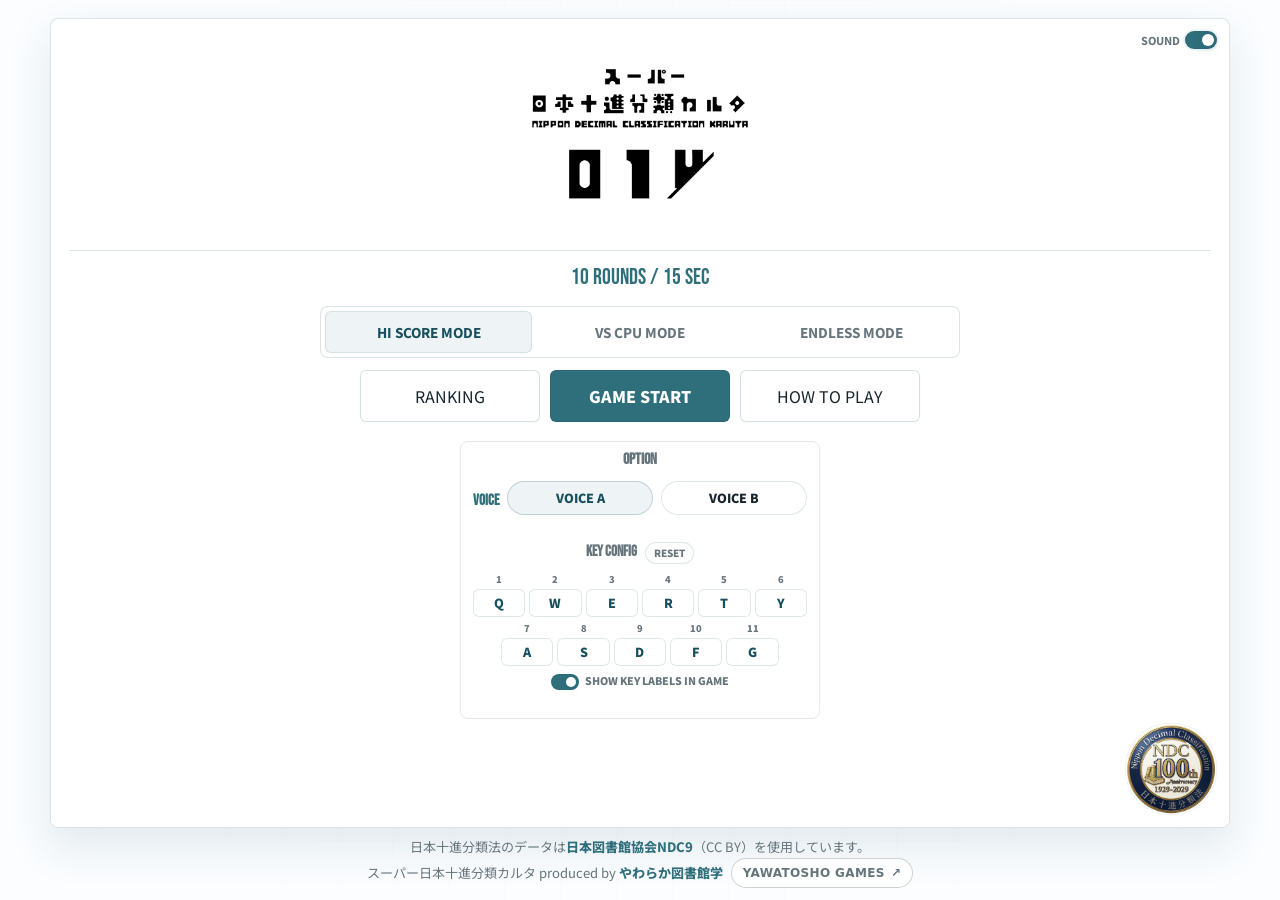
<file: index.html>
<!doctype html>
<html lang="ja">
<head>
  <meta charset="utf-8">
  <meta name="viewport" content="width=device-width, initial-scale=1">
  <title>スーパー日本十進分類カルタ</title>
  <meta name="description" content="NDCを素早く見抜いてカードを取る、スーパー日本十進分類カルタ。">
  <meta property="og:title" content="スーパー日本十進分類カルタ">
  <meta property="og:description" content="分類コードを読み解き、最速で札を取れ。">
  <meta property="og:type" content="website">
  <meta property="og:image" content="https://yawatosho.github.io/karuta2/logo.png?v=2">
  <meta property="og:image:width" content="1200">
  <meta property="og:image:height" content="630">
  <meta name="twitter:card" content="summary_large_image">
  <meta name="twitter:title" content="スーパー日本十進分類カルタ">
  <meta name="twitter:description" content="分類コードを読み解き、最速で札を取れ。">
  <meta name="twitter:image" content="https://yawatosho.github.io/karuta2/logo.png?v=2">
  <link rel="icon" href="favicon.ico" sizes="any">
  <link rel="apple-touch-icon" href="apple-touch-icon.png">
  <link rel="preconnect" href="https://fonts.googleapis.com">
  <link rel="preconnect" href="https://fonts.gstatic.com" crossorigin>
  <link href="https://fonts.googleapis.com/css2?family=Bebas+Neue&family=Noto+Sans+JP:wght@400;700;900&display=swap" rel="stylesheet">
  <!-- Google tag (gtag.js) -->
  <script async src="https://www.googletagmanager.com/gtag/js?id=G-J6NS8CCNWN"></script>
  <script>
    window.dataLayer = window.dataLayer || [];
    function gtag(){dataLayer.push(arguments);}
    gtag('js', new Date());
    gtag('config', 'G-J6NS8CCNWN', { send_page_view: false });
  </script>
  <link rel="preload" href="0.mp3" as="audio" type="audio/mpeg">
  <link rel="preload" href="1.mp3" as="audio" type="audio/mpeg">
  <link rel="preload" href="2.mp3" as="audio" type="audio/mpeg">
  <link rel="preload" href="3.mp3" as="audio" type="audio/mpeg">
  <link rel="preload" href="4.mp3" as="audio" type="audio/mpeg">
  <link rel="preload" href="5.mp3" as="audio" type="audio/mpeg">
  <link rel="preload" href="6.mp3" as="audio" type="audio/mpeg">
  <link rel="preload" href="7.mp3" as="audio" type="audio/mpeg">
  <link rel="preload" href="8.mp3" as="audio" type="audio/mpeg">
  <link rel="preload" href="9.mp3" as="audio" type="audio/mpeg">
  <link rel="preload" href="q_0.mp3" as="audio" type="audio/mpeg">
  <link rel="preload" href="q_1.mp3" as="audio" type="audio/mpeg">
  <link rel="preload" href="q_2.mp3" as="audio" type="audio/mpeg">
  <link rel="preload" href="q_3.mp3" as="audio" type="audio/mpeg">
  <link rel="preload" href="q_4.mp3" as="audio" type="audio/mpeg">
  <link rel="preload" href="q_5.mp3" as="audio" type="audio/mpeg">
  <link rel="preload" href="q_6.mp3" as="audio" type="audio/mpeg">
  <link rel="preload" href="q_7.mp3" as="audio" type="audio/mpeg">
  <link rel="preload" href="q_8.mp3" as="audio" type="audio/mpeg">
  <link rel="preload" href="q_9.mp3" as="audio" type="audio/mpeg">
  <link rel="preload" href="voice.mp3" as="audio" type="audio/mpeg">
  <link rel="preload" href="q_voice.mp3" as="audio" type="audio/mpeg">
  <link rel="preload" href="correct.mp3" as="audio" type="audio/mpeg">
  <link rel="preload" href="ng.mp3" as="audio" type="audio/mpeg">
  <link rel="preload" href="start.mp3" as="audio" type="audio/mpeg">
  <link rel="preload" href="result.mp3" as="audio" type="audio/mpeg">
  <link rel="stylesheet" href="styles.css?v=ndc100-3">
  <script src="audio_manager.js?v=voiceoption2" defer></script>
  <script src="keyboard_manager.js?v=keyboard5" defer></script>
  <script src="mode_loader.js?v=voiceoption2" defer></script>
</head>
<body data-mode="hiscore">
  <main id="main" class="arena">
    <div class="ambient-lines" aria-hidden="true"></div>
    <div class="scan-grid" aria-hidden="true"></div>
    <div id="fxLayer" aria-hidden="true"></div>

    <section class="game-shell" aria-label="スーパー日本十進分類カルタ">
      <header class="game-hero">
        <img class="game-logo" src="logo.png" alt="スーパー日本十進分類カルタ">
      </header>

      <div class="topbar">
        <div class="status-chip">10 ROUNDS / 15 SEC</div>
        <div class="toggle-stack">
          <div class="sound-toggle-wrapper">
            <span class="toggle-label">SOUND</span>
            <label class="switch">
              <input id="soundToggle" checked type="checkbox">
            </label>
          </div>
        </div>
      </div>

      <div id="karuta">
        <div id="cpuCursor" class="cpu-cursor" aria-hidden="true"></div>

        <div class="mode-actions" aria-label="モード選択">
          <a id="hiscoreButton" class="active" href="index.html" data-mode-target="hiscore">HI SCORE MODE</a>
          <a id="cpuButton" href="index.html" data-mode-target="cpu">VS CPU MODE</a>
          <a id="endlessButton" href="index.html" data-mode-target="endless">ENDLESS MODE</a>
        </div>

        <p class="action-row">
          <button id="rankingButton" type="button">RANKING</button>
          <button id="startButton" type="button">GAME START</button>
          <button id="howToButton" type="button">HOW TO PLAY</button>
          <button id="quitButton" type="button">QUIT</button>
          <button id="nextWaveButton" type="button">NEXT WAVE</button>
          <button id="restartButton" type="button">RETRY</button>
        </p>

        <section id="optionPanel" class="option-panel" aria-label="OPTION">
          <p class="option-title">OPTION</p>
          <fieldset class="voice-options">
            <legend>VOICE</legend>
            <label class="voice-choice">
              <input type="radio" name="voiceVariant" value="a" checked>
              <span>VOICE A</span>
            </label>
            <label class="voice-choice">
              <input type="radio" name="voiceVariant" value="b">
              <span>VOICE B</span>
            </label>
          </fieldset>
          <section id="keyboardPanel" class="keyboard-panel" aria-label="KEY CONFIG">
            <div class="keyboard-head">
              <p class="keyboard-title">KEY CONFIG</p>
              <button id="resetKeyConfig" type="button">RESET</button>
            </div>
            <div id="keyConfigGrid" class="key-config-grid" aria-label="カルタ位置のキー割り当て"></div>
            <label class="key-label-toggle">
              <input id="showKeyLabelsToggle" type="checkbox" checked>
              <span>SHOW KEY LABELS IN GAME</span>
            </label>
            <p id="keyConfigStatus" class="key-config-status" aria-live="polite"></p>
          </section>
        </section>

        <section class="cpu-level-panel" aria-label="CPU難易度">
          <label for="cpuLevel">CPU LEVEL</label>
          <select id="cpuLevel">
            <option value="beginner">風の目録使い / Beginner</option>
            <option selected value="normal">分類の魔術師 / Normal</option>
            <option value="expert">デジタルライブラリアン / Expert</option>
            <option value="god">至高の司書 / God</option>
          </select>
        </section>

        <section class="reader-panel is-hidden" aria-label="読み札">
          <div id="countdownDisplay" class="countdown-display" aria-live="polite"></div>
          <div id="reading">
            <div id="digit1" class="digit"><div class="num">&nbsp;</div></div>
            <div id="digit2" class="digit"><div class="num">&nbsp;</div></div>
            <div id="digit3" class="digit"><div class="num">&nbsp;</div></div>
          </div>
          <div class="hud">
            <div id="waveDisplay">WAVE: 1</div>
            <div id="lifeDisplay">LIFE: 3</div>
            <div id="scoreDisplay">SCORE: 0pt</div>
            <div id="scoreDisplayPlayer">YOU: 0pt</div>
            <div id="scoreDisplayCPU">CPU: 0pt</div>
            <div id="comboDisplay"></div>
            <div id="timeDisplay">TIME: 15.0 sec</div>
          </div>
          <div id="message"></div>
        </section>

        <div id="cardGrid" class="grid" style="display: none;"></div>

        <audio id="correctSound" preload="auto" playsinline>
          <source src="correct.mp3" type="audio/mpeg">
        </audio>
        <audio id="ngSound" preload="auto" playsinline>
          <source src="ng.mp3" type="audio/mpeg">
        </audio>
        <audio id="startSound" preload="auto" playsinline>
          <source src="start.mp3" type="audio/mpeg">
        </audio>
        <audio id="resultSound" preload="auto" playsinline>
          <source src="result.mp3" type="audio/mpeg">
        </audio>
      </div>
      <a class="ndc100-link" href="https://www.jla.or.jp/committees/bunrui/ndc100/ndc100_collab/" target="_blank" rel="noopener">
        <img src="ndc100-logo-color.png" width="1052" height="1052" alt="NDC100周年記念事業「NDCコラボ」（別タブで開きます）">
      </a>
    </section>

    <dialog id="rankingModal" class="game-modal">
      <div class="modal-frame">
        <div class="modal-head">
          <h2>RANKING</h2>
          <button class="modal-close" type="button" data-close-modal="rankingModal" aria-label="閉じる">×</button>
        </div>
        <p class="modal-note cpu-ranking-note">CPU MODE has no online ranking.</p>
        <div id="rankingWrapper">
          <div id="localHighScore">
            <div id="localHighScoreDisplay"></div>
            <div id="highScoreTitleDisplay"></div>
          </div>
          <div id="resultRanking"></div>
        </div>
      </div>
    </dialog>

    <dialog id="howToModal" class="game-modal">
      <div class="modal-frame">
        <div class="modal-head">
          <h2>HOW TO PLAY</h2>
          <button class="modal-close" type="button" data-close-modal="howToModal" aria-label="閉じる">×</button>
        </div>
        <div class="rules-grid">
          <section>
            <h3 id="ruleTitle1">1. 数字を読む</h3>
            <p id="ruleText1">上に出る3桁のNDCを見て、対応する分類カードを選びます。</p>
          </section>
          <section>
            <h3 id="ruleTitle2">2. 早く取る</h3>
            <p id="ruleText2">6秒以内の正解で決まり字ボーナス。連続成功でコンボが伸びます。</p>
          </section>
          <section>
            <h3 id="ruleTitle3">3. 全10ラウンド</h3>
            <p id="ruleText3">1ラウンド15秒。不正解は-500pt、パーフェクトなら最後にスコア2倍。</p>
          </section>
        </div>
      </div>
    </dialog>

    <dialog id="resultModal" class="game-modal result-modal">
      <div class="modal-frame">
        <div class="modal-head">
          <h2>RESULT</h2>
          <button class="modal-close" type="button" data-close-modal="resultModal" aria-label="閉じる">×</button>
        </div>
        <div id="resultDisplay">
          <div id="battleResult"></div>
          <div id="resultScorePanel">
            <div id="resultScoreSummary"></div>
            <div id="highScoreEntryPanel" hidden>
              <h2 class="resultheading">NEW RECORD</h2>
              <form id="highScoreForm" class="highscore-form">
                <label for="highScoreName">NAME</label>
                <div class="name-submit-row">
                  <input id="highScoreName" name="name" maxlength="6" autocomplete="name" inputmode="text">
                  <button id="highScoreSubmit" type="submit">SUBMIT</button>
                </div>
                <p id="highScoreEntryStatus"></p>
              </form>
            </div>
          </div>
          <div id="resultCards"></div>
          <div id="localHighScore_result">
            <div id="localHighScoreDisplay_result"></div>
            <div id="highScoreTitleDisplay_result"></div>
          </div>
          <div id="resultRankingContainer2"></div>
        </div>
        <div class="result-actions">
          <button id="postButton" type="button">結果をXにポストする</button>
          <button id="resultTopButton" type="button" data-close-modal="resultModal">TOP</button>
        </div>
      </div>
    </dialog>

    <footer class="credits">
      <p>日本十進分類法のデータは<a href="https://www.jla.or.jp/committees/bunrui/ndc-data/" target="_blank" rel="noopener">日本図書館協会NDC9</a>（CC BY）を使用しています。</p>
      <p class="producer-line">
        <span>スーパー日本十進分類カルタ produced by <a href="https://yawatosho.hateblo.jp/" target="_blank" rel="noopener">やわらか図書館学</a></span>
        <a class="games-link" href="https://yawatosho.github.io/" target="_blank" rel="noopener">
          <span>YAWATOSHO GAMES</span>
          <span aria-hidden="true">↗</span>
        </a>
      </p>
    </footer>
  </main>
</body>
</html>
</file>
<file: styles.css>
:root {
  color-scheme: light;
  --bg: #f7fafb;
  --panel: rgba(255, 255, 255, 0.76);
  --panel-strong: rgba(255, 255, 255, 0.92);
  --panel-soft: rgba(255, 255, 255, 0.58);
  --line: rgba(34, 83, 95, 0.16);
  --line-hot: rgba(34, 83, 95, 0.34);
  --text: #17242b;
  --muted: #66757c;
  --accent: #2f6f7b;
  --accent-strong: #164f5d;
  --accent-soft: rgba(47, 111, 123, 0.08);
  --cyan: var(--accent);
  --gold: var(--accent);
  --pink: var(--accent);
  --green: var(--accent);
  --danger: #9d4f58;
  --body-bg: #fbfdff;
  --shell-bg: rgba(255, 255, 255, 0.9);
  --reader-bg: rgba(255, 255, 255, 0.86);
  --digit-bg: rgba(255, 255, 255, 0.94);
  --digit-border: rgba(47, 111, 123, 0.24);
  --digit-color: var(--accent-strong);
  --digit-shadow: none;
  --digit-box-shadow: inset 0 1px 0 rgba(255, 255, 255, 0.74);
  --hud-bg: rgba(255, 255, 255, 0.66);
  --message-bg: rgba(255, 255, 255, 0.7);
  --message-border: rgba(34, 83, 95, 0.14);
  --card-bg: rgba(255, 255, 255, 0.9);
  --logo-filter: none;
  --logo-blend: normal;
  --button-bg: rgba(255, 255, 255, 0.9);
  --modal-bg: rgba(255, 255, 255, 0.96);
}

* { box-sizing: border-box; }

html { min-height: 100%; background: var(--bg); }

body {
  min-height: 100vh;
  margin: 0;
  color: var(--text);
  font-family: "Noto Sans JP", system-ui, sans-serif;
  background: var(--body-bg);
  overflow-x: hidden;
}

body[data-mode="cpu"] #scoreDisplay,
body[data-mode="cpu"] #waveDisplay,
body[data-mode="cpu"] #lifeDisplay,
body[data-mode="cpu"] #rankingWrapper,
body[data-mode="cpu"] #resultScorePanel,
body[data-mode="cpu"] #localHighScore_result,
body[data-mode="cpu"] #resultRankingContainer2,
body:not([data-mode="cpu"]) #scoreDisplayPlayer,
body:not([data-mode="cpu"]) #scoreDisplayCPU,
body:not([data-mode="cpu"]) #battleResult,
body:not([data-mode="cpu"]) .cpu-ranking-note,
body:not([data-mode="cpu"]) .cpu-level-panel,
body:not([data-mode="endless"]) #waveDisplay,
body:not([data-mode="endless"]) #lifeDisplay {
  display: none !important;
}

body[data-mode="cpu"] .cpu-ranking-note {
  display: block;
}

button,
a {
  font: inherit;
}

.arena {
  position: relative;
  display: flex;
  width: min(1180px, calc(100% - 28px));
  min-height: 100dvh;
  height: 100dvh;
  margin: 0 auto;
  padding: clamp(8px, 2vh, 18px) 0 clamp(6px, 1.5vh, 12px);
  box-sizing: border-box;
  flex-direction: column;
}

.ambient-lines,
.scan-grid,
#fxLayer {
  pointer-events: none;
}

.ambient-lines,
.scan-grid {
  position: fixed;
  inset: 0;
}

.ambient-lines {
  display: none;
}

.scan-grid {
  background-image:
    linear-gradient(rgba(34, 83, 95, 0.035) 1px, transparent 1px),
    linear-gradient(90deg, rgba(34, 83, 95, 0.028) 1px, transparent 1px);
  background-size: 56px 56px;
  mask-image: radial-gradient(circle at center, black, transparent 78%);
}

#fxLayer {
  position: static;
  width: 0;
  height: 0;
  overflow: visible;
}

.game-shell {
  --ndc100-size: 92px;
  position: relative;
  z-index: 1;
  min-height: 0;
  padding: clamp(12px, 2vh, 24px);
  flex: 1 1 auto;
  border: 1px solid var(--line);
  border-radius: 8px;
  background: var(--shell-bg);
  box-shadow: 0 18px 44px rgba(31, 83, 103, 0.12), inset 0 1px 0 rgba(255, 255, 255, 0.94);
  backdrop-filter: blur(18px) saturate(1.16);
  overflow: hidden;
}

.game-shell::before {
  content: "";
  position: absolute;
  inset: 0;
  border: 1px solid rgba(255, 255, 255, 0.62);
  border-radius: inherit;
  pointer-events: none;
}

.ndc100-link {
  position: absolute;
  inset-inline-end: 12px;
  inset-block-end: 12px;
  display: block;
  width: var(--ndc100-size);
  border-radius: 4px;
}

.ndc100-link img {
  display: block;
  width: 100%;
  height: auto;
}

body.game-playing .ndc100-link {
  display: none;
}

.game-hero {
  display: flex;
  justify-content: center;
  padding-bottom: clamp(10px, 1.7vh, 18px);
  border-bottom: 1px solid var(--line);
}

.game-playing .game-hero {
  display: none;
}

.game-logo {
  width: min(380px, 88vw);
  max-height: clamp(130px, 22vh, 240px);
  object-fit: contain;
  border-radius: 0;
  background: transparent;
  box-shadow: none;
  filter: var(--logo-filter);
  mix-blend-mode: var(--logo-blend);
}

.eyebrow,
.status-chip {
  margin: 0;
  color: var(--gold);
  font-family: "Bebas Neue", "Noto Sans JP", sans-serif;
  font-size: clamp(1rem, 2vw, 1.35rem);
  letter-spacing: 0;
}

h1 {
  margin: 4px 0 8px;
  font-size: clamp(2.2rem, 6vw, 4.9rem);
  line-height: 0.92;
  letter-spacing: 0;
  word-break: keep-all;
  text-shadow: none;
}

.tagline {
  max-width: 36em;
  margin: 0;
  color: var(--muted);
  font-size: clamp(0.95rem, 2vw, 1.18rem);
}

.topbar,
.hud,
#rankingWrapper,
#resultDisplay {
  display: flex;
  gap: 16px;
}

.topbar {
  align-items: center;
  justify-content: center;
  margin: clamp(8px, 1.6vh, 14px) 0 clamp(8px, 1.7vh, 16px);
  min-height: 24px;
}

.mode-actions,
.menu-actions {
  display: grid;
  grid-template-columns: repeat(auto-fit, minmax(180px, 180px));
  justify-content: center;
  align-items: stretch;
  gap: 10px;
  margin: 0 auto;
}

.mode-actions {
  width: min(100%, 640px);
  grid-template-columns: repeat(3, minmax(0, 1fr));
  gap: 4px;
  margin-bottom: 12px;
  padding: 4px;
  border: 1px solid var(--line);
  border-radius: 8px;
  background: var(--panel-soft);
}

.game-playing .mode-actions {
  display: none;
}

.game-playing .toggle-stack {
  display: none;
}

.toggle-stack {
  position: absolute;
  top: 12px;
  right: 12px;
  z-index: 4;
  display: flex;
  flex-wrap: wrap;
  align-items: center;
  justify-content: flex-end;
  gap: 8px;
}

.sound-toggle-wrapper {
  display: flex;
  align-items: center;
  gap: 5px;
  color: var(--muted);
  font-size: 0.68rem;
  font-weight: 800;
  line-height: 1;
}

.switch input[type="checkbox"] {
  appearance: none;
  position: relative;
  width: 32px;
  height: 18px;
  margin: 0;
  border: 1px solid rgba(34, 83, 95, 0.2);
  border-radius: 999px;
  background: rgba(225, 240, 245, 0.9);
  cursor: pointer;
  transition: background 0.24s, box-shadow 0.24s;
}

.switch input[type="checkbox"]::before {
  content: "";
  position: absolute;
  top: 2px;
  left: 2px;
  width: 12px;
  height: 12px;
  border-radius: 50%;
  background: #fff;
  box-shadow: 0 2px 8px rgba(31, 83, 103, 0.16);
  transition: transform 0.24s;
}

.switch input[type="checkbox"]:checked {
  background: var(--cyan);
  box-shadow: 0 0 0 2px rgba(47, 111, 123, 0.08);
}

.switch input[type="checkbox"]:checked::before { transform: translateX(14px); }

.action-row {
  display: grid;
  grid-template-columns: repeat(auto-fit, minmax(180px, 180px));
  justify-content: center;
  gap: 10px;
  margin: 6px 0 clamp(10px, 1.8vh, 16px);
}

.cpu-shell .action-row {
  grid-template-columns: repeat(auto-fit, minmax(180px, 180px));
}

.option-panel {
  position: relative;
  display: grid;
  width: min(100%, 360px);
  gap: clamp(8px, 1.4vh, 13px);
  margin: clamp(14px, 2.2vh, 22px) auto clamp(8px, 1.5vh, 14px);
  padding: clamp(8px, 1.3vh, 10px) 12px;
  border: 1px solid rgba(34, 83, 95, 0.12);
  border-radius: 8px;
  background: rgba(255, 255, 255, 0.58);
}

.option-title {
  margin: 0;
  color: var(--muted);
  font-family: "Bebas Neue", "Noto Sans JP", sans-serif;
  font-size: 1rem;
  font-weight: 900;
  letter-spacing: 0;
  line-height: 1;
  text-align: center;
}

.voice-options {
  display: grid;
  grid-template-columns: auto repeat(2, minmax(0, 1fr));
  align-items: center;
  gap: 8px;
  margin: 0;
  padding: 0;
  border: 0;
}

.voice-options legend {
  display: contents;
  color: var(--cyan);
  font-family: "Bebas Neue", "Noto Sans JP", sans-serif;
  font-size: 0.92rem;
  font-weight: 900;
  letter-spacing: 0;
}

.voice-choice {
  position: relative;
  display: flex;
  min-height: 34px;
  align-items: center;
  justify-content: center;
  color: var(--text);
  cursor: pointer;
  font-size: 0.78rem;
  font-weight: 900;
  line-height: 1;
}

.voice-choice input {
  position: absolute;
  opacity: 0;
  pointer-events: none;
}

.voice-choice span {
  display: flex;
  width: 100%;
  min-height: 34px;
  align-items: center;
  justify-content: center;
  border: 1px solid rgba(34, 83, 95, 0.14);
  border-radius: 999px;
  background: rgba(255, 255, 255, 0.72);
  transition: border-color 0.14s, background 0.14s, color 0.14s, transform 0.14s;
}

.voice-choice:hover span {
  border-color: rgba(34, 83, 95, 0.24);
  background: rgba(255, 255, 255, 0.94);
  transform: translateY(-1px);
}

.voice-choice input:checked + span {
  border-color: rgba(34, 83, 95, 0.22);
  background: var(--accent-soft);
  color: var(--accent-strong);
}

.keyboard-panel {
  display: grid;
  gap: 8px;
  margin-top: clamp(4px, 1vh, 6px);
  padding-top: clamp(6px, 1.2vh, 8px);
}

.keyboard-head {
  display: flex;
  align-items: center;
  justify-content: center;
  gap: 8px;
}

.keyboard-title {
  margin: 0;
  color: var(--muted);
  font-family: "Bebas Neue", "Noto Sans JP", sans-serif;
  font-size: 0.92rem;
  font-weight: 900;
  letter-spacing: 0;
  line-height: 1;
}

#resetKeyConfig {
  min-width: 0;
  padding: 5px 8px;
  border: 1px solid rgba(34, 83, 95, 0.14);
  border-radius: 999px;
  background: rgba(255, 255, 255, 0.72);
  color: var(--muted);
  cursor: pointer;
  font-size: 0.62rem;
  font-weight: 900;
  line-height: 1;
}

#resetKeyConfig:hover {
  border-color: rgba(34, 83, 95, 0.24);
  background: rgba(255, 255, 255, 0.94);
  color: var(--accent-strong);
}

.key-config-grid {
  display: grid;
  grid-template-columns: repeat(12, minmax(0, 1fr));
  gap: 4px;
}

.key-config-item {
  display: grid;
  grid-column: span 2;
  gap: 3px;
  color: var(--muted);
  font-size: 0.58rem;
  font-weight: 900;
  text-align: center;
}

.key-config-item:nth-child(7) {
  grid-column: 2 / span 2;
}

.key-config-item input {
  width: 100%;
  min-width: 0;
  height: 28px;
  padding: 0;
  border: 1px solid rgba(34, 83, 95, 0.14);
  border-radius: 6px;
  background: rgba(255, 255, 255, 0.72);
  color: var(--accent-strong);
  font: 900 0.78rem/1 "Noto Sans JP", system-ui, sans-serif;
  text-align: center;
  text-transform: uppercase;
}

.key-config-item input:focus {
  border-color: rgba(34, 83, 95, 0.34);
  outline: none;
  background: rgba(255, 255, 255, 0.96);
}

.key-config-status {
  min-height: 1em;
  margin: 0;
  color: var(--muted);
  font-size: 0.64rem;
  font-weight: 800;
  line-height: 1;
  text-align: center;
}

.key-label-toggle {
  display: inline-flex;
  align-items: center;
  justify-content: center;
  gap: 6px;
  color: var(--muted);
  cursor: pointer;
  font-size: 0.66rem;
  font-weight: 900;
  line-height: 1;
}

.key-label-toggle input {
  appearance: none;
  position: relative;
  width: 28px;
  height: 16px;
  margin: 0;
  border: 1px solid rgba(34, 83, 95, 0.18);
  border-radius: 999px;
  background: rgba(225, 240, 245, 0.9);
  cursor: pointer;
}

.key-label-toggle input::before {
  content: "";
  position: absolute;
  top: 2px;
  left: 2px;
  width: 10px;
  height: 10px;
  border-radius: 50%;
  background: #fff;
  box-shadow: 0 1px 5px rgba(31, 83, 103, 0.16);
  transition: transform 0.18s;
}

.key-label-toggle input:checked {
  background: var(--cyan);
}

.key-label-toggle input:checked::before {
  transform: translateX(12px);
}


.card {
  position: relative;
}

.key-badge {
  position: absolute;
  top: 5px;
  left: 5px;
  display: inline-flex;
  min-width: 1.55em;
  height: 1.55em;
  align-items: center;
  justify-content: center;
  border: 1px solid rgba(34, 83, 95, 0.18);
  border-radius: 5px;
  background: rgba(255, 255, 255, 0.82);
  color: var(--accent-strong);
  font-size: 0.62rem;
  font-weight: 900;
  line-height: 1;
  pointer-events: none;
}

@media (hover: none), (pointer: coarse), (max-width: 760px) {
  .keyboard-panel,
  .key-badge {
    display: none;
  }
}

body.game-playing .option-panel {
  display: none;
}

#startButton,
#cpuButton,
#endlessButton,
#hiscoreButton,
#quitButton,
#restartButton,
#postButton,
#resultTopButton,
#rankingButton,
#howToButton,
#nextWaveButton {
  min-width: 168px;
  padding: 13px 22px;
  border: 1px solid rgba(34, 83, 95, 0.18);
  border-radius: 6px;
  color: var(--text);
  background: var(--button-bg);
  box-shadow: 0 1px 3px rgba(31, 83, 103, 0.04);
  cursor: pointer;
  text-align: center;
  text-decoration: none;
  text-transform: uppercase;
  transition: transform 0.14s, border-color 0.14s, background 0.14s;
}

#cpuButton.active,
#endlessButton.active,
#hiscoreButton.active {
  color: #ffffff;
  border-color: rgba(34, 83, 95, 0.26);
  background: var(--accent);
  font-weight: 900;
}

#startButton {
  color: #ffffff;
  background: var(--accent);
  border-color: rgba(34, 83, 95, 0.26);
  font-weight: 900;
}

.mode-actions #hiscoreButton,
.mode-actions #cpuButton,
.mode-actions #endlessButton {
  min-width: 0;
  padding: 10px 12px;
  border-color: transparent;
  background: transparent;
  box-shadow: none;
  color: var(--muted);
  font-size: 0.84rem;
  font-weight: 800;
}

.mode-actions #hiscoreButton.active,
.mode-actions #cpuButton.active,
.mode-actions #endlessButton.active {
  color: var(--accent-strong);
  border-color: rgba(34, 83, 95, 0.12);
  background: var(--accent-soft);
}

#restartButton,
#quitButton,
#postButton,
#nextWaveButton { display: none; }

#quitButton,
#nextWaveButton {
  grid-column: 1 / -1;
  justify-self: center;
  width: 180px;
}

#nextWaveButton:disabled {
  opacity: 0.58;
  cursor: wait;
  transform: none;
}

body.game-playing[data-mode="endless"].awaiting-next-wave #nextWaveButton {
  position: static;
  z-index: 1;
  width: min(100%, 230px);
  border-color: rgba(34, 83, 95, 0.18);
  background: rgba(255, 255, 255, 0.82);
  color: var(--cyan);
  transform: none;
}

body.game-playing[data-mode="endless"].awaiting-next-wave #nextWaveButton:hover {
  border-color: rgba(34, 83, 95, 0.26);
  background: rgba(255, 255, 255, 0.94);
  color: var(--accent-strong);
  transform: translateY(-1px);
}

body.game-playing[data-mode="endless"].awaiting-next-wave #nextWaveButton:disabled {
  transform: none;
}

body.game-playing[data-mode="endless"].awaiting-next-wave #nextWaveButton[data-ready="true"]::before {
  content: none;
}

body.game-playing[data-mode="endless"].awaiting-next-wave .grid {
  align-content: center;
  align-items: center;
  justify-content: center;
}

.next-wave-panel {
  display: flex;
  width: 100%;
  min-height: 240px;
  align-items: center;
  justify-content: center;
  flex-direction: column;
  gap: 12px;
  color: var(--cyan);
  text-align: center;
}

.next-wave-ready {
  color: var(--cyan);
  font-family: "Bebas Neue", "Noto Sans JP", sans-serif;
  font-size: clamp(1.5rem, 4vw, 2.4rem);
  font-weight: 900;
  letter-spacing: 0;
  line-height: 1;
  visibility: hidden;
}

.next-wave-panel.is-ready .next-wave-ready {
  visibility: visible;
}

#startButton:hover,
#cpuButton:hover,
#endlessButton:hover,
#hiscoreButton:hover,
#quitButton:hover,
#restartButton:hover,
#postButton:hover,
#resultTopButton:hover,
#rankingButton:hover,
#howToButton:hover,
#nextWaveButton:hover {
  transform: translateY(-1px);
  border-color: var(--line-hot);
  background: rgba(255, 255, 255, 0.96);
}

#startButton:hover {
  color: #ffffff;
  border-color: rgba(34, 83, 95, 0.28);
  background: var(--accent-strong);
}

.mode-actions #hiscoreButton:hover,
.mode-actions #cpuButton:hover,
.mode-actions #endlessButton:hover,
.mode-actions #hiscoreButton.active:hover,
.mode-actions #cpuButton.active:hover,
.mode-actions #endlessButton.active:hover {
  transform: none;
  color: var(--accent-strong);
  border-color: rgba(34, 83, 95, 0.14);
  background: var(--accent-soft);
}

.card:hover {
  transform: translateY(-2px) !important;
  border-color: var(--line-hot);
  background: rgba(255, 255, 255, 0.96);
}

.reader-panel {
  --reader-stage-height: clamp(104px, 13vw, 150px);
  --reader-hud-height: 46px;
  --reader-message-height: 38px;
  margin: 16px 0 22px;
  padding: 18px;
  border: 1px solid var(--line);
  border-radius: 8px;
  background: var(--reader-bg);
  min-height: calc(var(--reader-stage-height) + var(--reader-hud-height) + var(--reader-message-height) + 32px);
}

.reader-panel.is-hidden {
  display: none;
}

.countdown-display {
  display: none;
  height: var(--reader-stage-height);
  margin: 4px 0 18px;
  align-items: center;
  justify-content: center;
  color: var(--digit-color);
  font-family: "Bebas Neue", "Noto Sans JP", sans-serif;
  font-size: clamp(5.8rem, 14vw, 9.5rem);
  line-height: 1;
  letter-spacing: 0;
  text-shadow: var(--digit-shadow);
}

.countdown-display.active {
  display: flex;
  animation: countdownPop 0.72s ease both;
}

#reading {
  display: none;
  justify-content: center;
  align-items: center;
  gap: 0.5em;
  height: var(--reader-stage-height);
  margin: 4px 0 18px;
  text-align: center;
}

.digit {
  position: relative;
  display: inline-flex;
  align-items: center;
  justify-content: center;
  flex: 0 0 clamp(74px, 10vw, 112px);
  width: clamp(74px, 10vw, 112px);
  height: clamp(74px, 10vw, 112px);
  margin: 0;
  border: 1px solid var(--digit-border);
  border-radius: 8px;
  background: var(--digit-bg);
  overflow: hidden;
  text-align: center;
  box-shadow: var(--digit-box-shadow);
  contain: layout paint;
}

.digit .num {
  position: absolute;
  inset: 0;
  display: flex;
  align-items: center;
  justify-content: center;
  width: 100%;
  height: 100%;
  color: var(--digit-color);
  font-family: "Bebas Neue", "Noto Sans JP", sans-serif;
  font-size: clamp(4rem, 10vw, 7rem);
  line-height: 1;
  padding-top: 0.12em;
  text-shadow: var(--digit-shadow);
  transform: translateY(100%);
  opacity: 0;
  transition: transform 0.34s cubic-bezier(.2,.9,.1,1), opacity 0.34s;
}

.hud {
  width: min(100%, 760px);
  margin: 0 auto;
  min-height: var(--reader-hud-height);
  align-items: stretch;
  justify-content: center;
  flex-wrap: wrap;
  gap: 10px;
}

#scoreDisplay,
#scoreDisplayPlayer,
#scoreDisplayCPU,
#waveDisplay,
#lifeDisplay,
#timeDisplay {
  min-width: 150px;
  padding: 10px 14px;
  border: 0;
  border-radius: 6px;
  background: transparent;
  text-align: center;
  font-weight: 900;
}

#scoreDisplay { color: var(--green); }
#scoreDisplayPlayer { color: var(--green); }
#scoreDisplayCPU { color: var(--pink); }
#waveDisplay { color: var(--gold); }
#lifeDisplay { color: var(--pink); }
#timeDisplay {
  flex: 1 1 100%;
  width: 100%;
  min-width: min(100%, 420px);
  max-width: 760px;
  color: var(--cyan);
  background:
    linear-gradient(90deg, rgba(47, 111, 123, 0.18) var(--time-progress, 100%), transparent 0),
    var(--hud-bg);
}

#timeDisplay.danger { color: var(--danger); animation: pulseDanger 0.65s infinite; }

#timeDisplay.danger {
  background:
    linear-gradient(90deg, rgba(157, 79, 88, 0.2) var(--time-progress, 100%), transparent 0),
    var(--hud-bg);
}

#lifeDisplay {
  display: inline-flex;
  align-items: center;
  justify-content: center;
  gap: 12px;
}

body.game-playing[data-mode="endless"] #lifeDisplay {
  display: inline-flex !important;
}

body.game-playing[data-mode="endless"] #waveDisplay,
body.game-playing[data-mode="endless"] #lifeDisplay,
body.game-playing[data-mode="endless"] #scoreDisplay {
  display: inline-flex !important;
  height: 38px;
  align-items: center;
  justify-content: center;
  line-height: 1;
}

.life-label {
  margin-right: 10px;
  font-size: 0.78em;
  color: var(--muted);
}

.life-hearts {
  display: inline-flex;
  gap: 4px;
  color: var(--accent);
  font-size: 1.1em;
  line-height: 1;
}

.life-heart.is-empty {
  color: rgba(47, 111, 123, 0.36);
}

#comboDisplay {
  position: fixed;
  left: 50%;
  bottom: max(14px, calc(env(safe-area-inset-bottom) + 12px));
  z-index: 60;
  width: min(calc(100vw - 32px), 560px);
  min-width: 0;
  min-height: 0;
  padding: 0;
  border: 0;
  background: transparent;
  color: var(--pink);
  text-align: center;
  overflow: visible;
  pointer-events: none;
  transform: translateX(-50%);
}

#comboDisplay span {
  display: inline-flex;
  max-width: 100%;
  align-items: center;
  justify-content: center;
  padding: 10px 18px;
  border: 0;
  border-radius: 999px;
  background: rgba(255, 255, 255, 0.94);
  box-shadow: none;
  font-weight: 900;
  opacity: 0;
  transform: translateY(12px) scale(0.96);
  transform-origin: center;
  transition: transform 0.22s ease, opacity 0.22s ease;
}

#comboDisplay span.active {
  opacity: 1;
  transform: translateY(0) scale(1);
}

#message {
  display: flex;
  width: min(100%, 520px);
  min-height: var(--reader-message-height);
  margin: 14px auto 0;
  padding: 8px 14px;
  align-items: center;
  justify-content: center;
  border: 1px solid var(--message-border);
  border-radius: 6px;
  background: var(--message-bg);
  text-align: center;
  color: var(--text);
  font-size: 0.95rem;
  font-weight: 800;
  letter-spacing: 0;
  white-space: nowrap;
}

#message:empty {
  visibility: hidden;
}

#message.msg-ready { color: var(--cyan); }
#message.msg-round { color: var(--cyan); }
#message.msg-success { color: var(--green); }
#message.msg-warning { color: var(--danger); }
#message.msg-finish { color: var(--gold); }

#message .msg-main {
  margin-right: 0;
  font-family: "Bebas Neue", "Noto Sans JP", sans-serif;
  font-size: 1.15rem;
  letter-spacing: 0;
}

#message .msg-main + .msg-sub {
  margin-left: 0.7em;
}

#message .msg-sub {
  color: var(--muted);
  font-size: 0.88rem;
  font-weight: 700;
}

.grid {
  display: flex;
  flex-wrap: wrap;
  justify-content: center;
  gap: 14px;
  margin: 22px 0;
}

#karuta {
  position: relative;
}

.cpu-level-panel {
  display: flex;
  width: min(100%, 520px);
  align-items: center;
  justify-content: center;
  gap: 10px;
  margin: 12px auto 4px;
  padding: 12px 14px;
  border: 1px solid var(--line);
  border-radius: 8px;
  background: var(--panel-soft);
}

.cpu-level-panel label {
  color: var(--gold);
  font-family: "Bebas Neue", "Noto Sans JP", sans-serif;
  font-size: 1.25rem;
  letter-spacing: 0;
}

#cpuLevel {
  min-width: min(100%, 280px);
  padding: 10px 12px;
  border: 1px solid var(--message-border);
  border-radius: 6px;
  color: var(--text);
  background: rgba(255, 255, 255, 0.86);
  font: inherit;
  font-weight: 800;
}

.cpu-cursor {
  display: none;
  position: absolute;
  z-index: 6;
  width: 34px;
  height: 34px;
  border: 2px solid rgba(47, 111, 123, 0.7);
  border-radius: 50%;
  pointer-events: none;
  transform: translate(-50%, -50%);
  transition: top 0.22s ease-out, left 0.22s ease-out;
  background:
    linear-gradient(var(--accent), var(--accent)) center / 2px 12px no-repeat,
    linear-gradient(90deg, var(--accent), var(--accent)) center / 12px 2px no-repeat,
    rgba(255, 255, 255, 0.7);
  box-shadow: 0 0 0 4px rgba(47, 111, 123, 0.06);
  backdrop-filter: blur(1px);
}

.cpu-cursor::after {
  content: "CPU";
  position: absolute;
  top: -20px;
  left: 50%;
  padding: 2px 5px;
  border: 1px solid rgba(47, 111, 123, 0.22);
  border-radius: 4px;
  color: var(--gold);
  background: rgba(255, 255, 255, 0.88);
  font-family: "Bebas Neue", "Noto Sans JP", sans-serif;
  font-size: 0.78rem;
  line-height: 1;
  letter-spacing: 0;
  transform: translateX(-50%);
}

.cpu-cursor.pulse {
  animation: cpuPulse 0.5s ease-out 1;
}

.battle-summary {
  text-align: center;
}

.battle-summary h3 {
  margin: 0 0 12px;
  color: var(--gold);
  font-family: "Bebas Neue", "Noto Sans JP", sans-serif;
  font-size: clamp(2.3rem, 7vw, 4rem);
  line-height: 1;
  letter-spacing: 0;
}

.result-scoreline {
  display: flex;
  flex-wrap: wrap;
  justify-content: center;
  gap: 10px;
  margin: 0 0 14px;
}

.result-scoreline span {
  min-width: 150px;
  padding: 10px 14px;
  border: 1px solid var(--message-border);
  border-radius: 6px;
  background: var(--hud-bg);
  font-weight: 900;
}

.speech {
  margin: 12px auto 0;
  padding: 13px 16px;
  border: 1px solid var(--message-border);
  border-radius: 8px;
  background: var(--message-bg);
  color: var(--text);
  line-height: 1.7;
}

.speech .by {
  display: block;
  margin-bottom: 4px;
  color: var(--cyan);
  font-weight: 900;
}

.speech.win,
.speech.lose,
.speech.draw { border-color: var(--message-border); }

.cpu-hit-flash .game-shell {
  animation: cpuHitFlash 0.42s ease;
}

.card {
  flex: 0 0 160px;
  width: 160px;
  position: relative;
  min-width: 0;
  min-height: 104px;
  padding: 14px;
  border: 1px solid rgba(34, 83, 95, 0.16);
  border-radius: 8px;
  color: var(--text);
  background: var(--card-bg);
  box-shadow: 0 1px 3px rgba(31, 83, 103, 0.04);
  display: flex;
  justify-content: center;
  align-items: center;
  text-align: center;
  cursor: pointer;
  transform: none !important;
  transition: border-color 0.14s, opacity 0.18s, background 0.14s;
  will-change: auto;
}

#rankingWrapper,
#resultDisplay {
  margin: 24px 0 0;
  align-items: flex-start;
  flex-wrap: wrap;
}

#rankingWrapper > *,
#resultDisplay > * {
  flex: 1;
  min-width: min(100%, 220px);
  padding: 16px;
  border: 1px solid rgba(34, 83, 95, 0.14);
  border-radius: 8px;
  background: var(--panel-strong);
}

#resultDisplay { display: none; }

.result-actions {
  display: flex;
  justify-content: center;
  gap: 10px;
  margin: 18px 0 0;
}

.result-actions #postButton,
.result-actions #resultTopButton {
  min-width: min(100%, 220px);
}

.resultheading {
  margin: 0 0 12px;
  padding-bottom: 10px;
  border-bottom: 1px solid var(--line);
  color: var(--gold);
  font-size: 1rem;
}

ol,
ul { padding-left: 1.4em; }

.highscore-entry {
  display: flex;
  justify-content: space-between;
  gap: 12px;
  padding: 4px 0;
}

.highscore-score { min-width: 86px; text-align: right; }

.rank-tabs {
  display: flex;
  flex-wrap: wrap;
  gap: 8px;
  justify-content: center;
  margin: 8px 0 12px;
}

.rank-tabs .tab-btn {
  padding: 7px 12px;
  border: 1px solid rgba(34, 83, 95, 0.14);
  border-radius: 999px;
  color: var(--muted);
  background: rgba(255, 255, 255, 0.68);
  cursor: pointer;
}

.rank-tabs .tab-btn.active {
  color: #ffffff;
  border-color: rgba(34, 83, 95, 0.26);
  background: var(--gold);
}

.result-score-summary {
  text-align: center;
}

.result-score-summary .score-label {
  margin: 0 0 4px;
  color: var(--muted);
  font-family: "Bebas Neue", "Noto Sans JP", sans-serif;
  font-size: 1.25rem;
  letter-spacing: 0;
}

.result-score-summary .score-value {
  margin: 0;
  color: var(--gold);
  font-family: "Bebas Neue", "Noto Sans JP", sans-serif;
  font-size: clamp(2.5rem, 7vw, 4.4rem);
  line-height: 1;
  letter-spacing: 0;
}

.result-score-summary .score-note {
  margin: 8px 0 0;
  color: var(--muted);
  font-weight: 800;
}

#highScoreEntryPanel {
  margin-top: 16px;
  padding-top: 14px;
  border-top: 1px solid var(--line);
}

#highScoreEntryPanel[hidden] {
  display: none;
}

#highScoreEntryPanel.is-checking {
  border-top-color: rgba(47, 111, 123, 0.16);
}

.highscore-form {
  display: grid;
  gap: 10px;
}

#highScoreEntryPanel.is-checking .highscore-form {
  gap: 0;
}

#highScoreEntryPanel.is-checking .highscore-form label,
#highScoreEntryPanel.is-checking .name-submit-row {
  display: none;
}

.highscore-form label {
  color: var(--cyan);
  font-family: "Bebas Neue", "Noto Sans JP", sans-serif;
  font-size: 1.1rem;
  letter-spacing: 0;
}

.name-submit-row {
  display: flex;
  gap: 8px;
}

#highScoreName {
  width: 100%;
  min-width: 0;
  padding: 11px 12px;
  border: 1px solid var(--message-border);
  border-radius: 6px;
  color: var(--text);
  background: rgba(255, 255, 255, 0.86);
  font: inherit;
  font-weight: 900;
}

#highScoreSubmit {
  flex: 0 0 auto;
  padding: 11px 14px;
  border: 1px solid rgba(34, 83, 95, 0.26);
  border-radius: 6px;
  color: #ffffff;
  background: var(--gold);
  font: inherit;
  font-weight: 900;
  cursor: pointer;
}

#highScoreSubmit:disabled {
  opacity: 0.55;
  cursor: wait;
}

#highScoreEntryStatus {
  min-height: 1.4em;
  margin: 0;
  color: var(--muted);
  font-size: 0.86rem;
  font-weight: 700;
}

#highScoreEntryPanel.is-checking #highScoreEntryStatus {
  color: var(--cyan);
}

.credits {
  position: relative;
  z-index: 1;
  flex: 0 0 auto;
  margin-top: clamp(4px, 1vh, 8px);
  color: var(--muted);
  font-size: clamp(0.68rem, 1.45vh, 0.82rem);
  line-height: 1.25;
  text-align: center;
}

.credits p {
  margin: 3px 0 0;
}

.credits a {
  color: var(--cyan);
  font-weight: 800;
  text-decoration: none;
}

.credits a:hover {
  color: var(--gold);
}

.credits .producer-line {
  display: inline-flex;
  align-items: center;
  justify-content: center;
  flex-wrap: wrap;
  gap: 8px;
}

.credits .games-link {
  display: inline-flex;
  align-items: center;
  gap: 0.5em;
  padding: 0.55em 0.9em;
  border: 1px solid rgba(0, 0, 0, 0.18);
  border-radius: 999px;
  background: rgba(255, 255, 255, 0.82);
  backdrop-filter: blur(6px);
  color: inherit;
  font: 600 12px/1.2 system-ui, -apple-system, BlinkMacSystemFont, "Segoe UI", sans-serif;
  letter-spacing: 0.03em;
}

.credits .games-link:hover {
  color: var(--accent-strong);
  border-color: rgba(34, 83, 95, 0.24);
  background: rgba(255, 255, 255, 0.94);
}


.modal-note {
  margin: 0;
  color: var(--muted);
  font-weight: 800;
  text-align: center;
}

.game-modal {
  width: min(980px, calc(100vw - 24px));
  max-height: min(820px, calc(100vh - 24px));
  padding: 0;
  border: 1px solid var(--line);
  border-radius: 8px;
  color: var(--text);
  background: transparent;
  box-shadow: 0 20px 52px rgba(31, 83, 103, 0.18);
}

.game-modal::backdrop {
  background: rgba(232, 244, 248, 0.68);
  backdrop-filter: blur(10px);
}

.modal-frame {
  max-height: inherit;
  overflow: auto;
  padding: clamp(16px, 3vw, 26px);
  background: var(--modal-bg);
}

.modal-head {
  display: flex;
  align-items: center;
  justify-content: space-between;
  gap: 14px;
  margin-bottom: 16px;
  padding-bottom: 12px;
  border-bottom: 1px solid var(--line);
}

.modal-head h2 {
  margin: 0;
  color: var(--gold);
  font-family: "Bebas Neue", "Noto Sans JP", sans-serif;
  font-size: 2rem;
  letter-spacing: 0;
}

.modal-close {
  width: 42px;
  height: 42px;
  border: 1px solid rgba(34, 83, 95, 0.18);
  border-radius: 6px;
  color: var(--text);
  background: rgba(255, 255, 255, 0.72);
  cursor: pointer;
  font-size: 1.4rem;
}

.rules-grid {
  display: grid;
  grid-template-columns: repeat(3, 1fr);
  gap: 14px;
}

.rules-grid section {
  padding: 16px;
  border: 1px solid rgba(34, 83, 95, 0.14);
  border-radius: 8px;
  background: var(--panel-soft);
}

.rules-grid h3 {
  margin: 0 0 8px;
  color: var(--cyan);
  font-size: 1rem;
}

.rules-grid p { margin: 0; color: var(--muted); }

.shake {
  border-color: rgba(157, 79, 88, 0.72);
  box-shadow: 0 0 0 1px rgba(157, 79, 88, 0.12), 0 0 10px rgba(157, 79, 88, 0.12);
}

.correct {
  border-color: rgba(47, 111, 123, 0.5);
  background: rgba(239, 247, 249, 0.96);
  box-shadow: 0 0 0 1px rgba(47, 111, 123, 0.12), 0 0 18px rgba(47, 111, 123, 0.1);
  opacity: 0;
}
.hit-flash .game-shell { animation: hitFlash 0.42s ease; }
.miss-flash .game-shell { animation: missFlash 0.36s ease; }
.finish-flash .game-shell { animation: finishFlash 0.9s ease; }

.spark,
.pop-text {
  position: fixed;
  z-index: 40;
  pointer-events: none;
}

.spark {
  width: 9px;
  height: 9px;
  border-radius: 50%;
  background: currentColor;
  box-shadow: 0 0 8px currentColor;
  animation: sparkFly 0.72s ease-out forwards;
}

.pop-text {
  color: var(--gold);
  font-family: "Bebas Neue", "Noto Sans JP", sans-serif;
  font-size: 1.9rem;
  text-shadow: none;
  animation: popText 0.9s ease-out forwards;
}

@keyframes pulseDanger {
  50% { box-shadow: 0 0 10px rgba(157, 79, 88, 0.18); }
}

@keyframes hitFlash {
  50% { box-shadow: 0 14px 42px rgba(47, 111, 123, 0.1), inset 0 0 22px rgba(47, 111, 123, 0.06); }
}

@keyframes missFlash {
  50% { box-shadow: 0 14px 42px rgba(157, 79, 88, 0.1), inset 0 0 22px rgba(157, 79, 88, 0.06); }
}

@keyframes finishFlash {
  35% { box-shadow: 0 14px 46px rgba(47, 111, 123, 0.1), inset 0 0 24px rgba(47, 111, 123, 0.06); }
}

@keyframes sparkFly {
  to {
    transform: translate(var(--tx), var(--ty)) scale(0);
    opacity: 0;
  }
}

@keyframes popText {
  to {
    transform: translateY(-42px) scale(1.18);
    opacity: 0;
  }
}

@keyframes countdownPop {
  0% { transform: scale(0.82); opacity: 0; }
  35% { transform: scale(1); opacity: 1; }
  100% { transform: scale(0.96); opacity: 0.86; }
}

@keyframes cpuPulse {
  0% { box-shadow: 0 0 0 0 rgba(47, 111, 123, 0.24); }
  100% { box-shadow: 0 0 0 16px rgba(47, 111, 123, 0); }
}

@keyframes cpuHitFlash {
  50% { box-shadow: 0 14px 42px rgba(47, 111, 123, 0.1), inset 0 0 22px rgba(47, 111, 123, 0.06); }
}


@media (min-width: 761px) and (max-height: 720px) {
  .arena {
    padding-top: 6px;
    padding-bottom: 6px;
  }

  .game-shell {
    --ndc100-size: 72px;
    padding: 10px 16px;
  }

  .game-hero {
    padding-bottom: 8px;
  }

  .game-logo {
    max-height: 18vh;
  }

  .topbar {
    margin: 6px 0 8px;
    min-height: 22px;
  }

  .mode-actions {
    margin-bottom: 8px;
  }

  .action-row {
    margin-bottom: 10px;
  }

  #startButton,
  #cpuButton,
  #endlessButton,
  #hiscoreButton,
  #quitButton,
  #restartButton,
  #postButton,
  #resultTopButton,
  #rankingButton,
  #howToButton,
  #nextWaveButton {
    padding-top: 10px;
    padding-bottom: 10px;
  }

  .option-panel {
    gap: 8px;
    margin-top: 10px;
    margin-bottom: 8px;
    padding-top: 8px;
    padding-bottom: 8px;
  }

  .keyboard-panel {
    gap: 6px;
    margin-top: 4px;
    padding-top: 4px;
  }

  .key-config-item input {
    height: 24px;
  }

  .credits {
    margin-top: 3px;
    font-size: 0.68rem;
  }

  .credits .games-link {
    padding: 0.42em 0.72em;
    font-size: 0.62rem;
  }
}

@media (min-width: 761px) and (max-height: 640px) {
  body:not(.game-playing)[data-mode="cpu"] .game-logo {
    max-height: 10vh;
  }

  .cpu-level-panel {
    margin-block: 8px 4px;
    padding-block: 6px;
  }
}

@media (max-width: 760px) {
  .arena {
    width: min(100% - 14px, 1180px);
    padding-top: 7px;
  }

  .game-shell {
    --ndc100-size: 72px;
    padding: 14px;
  }

  .game-hero {
    gap: 10px;
  }

  .game-logo { max-width: 290px; }

  .topbar,
  #rankingWrapper,
  #resultDisplay {
    flex-direction: column;
  }

  .grid {
    display: flex;
    justify-content: center;
    gap: 10px;
  }

  .card {
    flex-basis: calc(50% - 5px);
    width: calc(50% - 5px);
    min-height: 76px;
    padding: 10px;
    font-size: 0.86rem;
  }

  #startButton,
  #cpuButton,
  #endlessButton,
  #hiscoreButton,
  #quitButton,
  #restartButton,
  #postButton,
  #resultTopButton,
  #rankingButton,
  #howToButton,
  #nextWaveButton {
    width: 100%;
    min-width: 0;
  }

  #rankingWrapper > *,
  #resultDisplay > * {
    width: 100%;
    flex: none;
  }

  .result-actions {
    width: 100%;
    flex-direction: column;
  }

  .reader-panel { padding: 12px; }
  .hud { gap: 8px; }

  #scoreDisplay,
  #scoreDisplayPlayer,
  #scoreDisplayCPU,
  #waveDisplay,
  #lifeDisplay {
    min-width: calc(50% - 8px);
    padding: 8px 10px;
    font-size: 0.9rem;
  }

  #timeDisplay {
    width: 100%;
    min-width: 0;
    max-width: none;
    padding: 8px 10px;
    font-size: 0.9rem;
  }

  #comboDisplay {
    bottom: max(12px, calc(env(safe-area-inset-bottom) + 10px));
    width: min(calc(100vw - 24px), 520px);
  }

  #comboDisplay span {
    padding: 9px 14px;
    font-size: 0.86rem;
  }

  .menu-actions,
  .mode-actions,
  .action-row,
  .cpu-shell .action-row {
    width: 100%;
    grid-template-columns: repeat(auto-fit, minmax(150px, 1fr));
  }

  .cpu-level-panel {
    width: min(calc(100% - var(--ndc100-size) - 8px), 520px);
    margin-inline-start: 0;
    flex-direction: column;
    align-items: stretch;
    gap: 8px;
  }

  .cpu-level-panel label {
    text-align: center;
  }

  #cpuLevel {
    width: 100%;
  }

  .toggle-stack {
    top: 10px;
    right: 10px;
    width: auto;
    justify-content: flex-end;
  }

  #quitButton,
  #nextWaveButton {
    width: 100%;
  }

  #message {
    padding-inline: 10px;
  }

  #message .msg-main {
    font-size: 1rem;
  }

  #message .msg-sub {
    font-size: 0.74rem;
  }

  .rules-grid { grid-template-columns: 1fr; }
}

@media (max-width: 560px) {
  html,
  body {
    height: 100%;
    overflow: hidden;
  }

  .arena {
    display: flex;
    width: 100dvw;
    max-width: 420px;
    height: min(100dvh, calc(100dvw * 16 / 9));
    min-height: 0;
    margin: 0 auto;
    padding: 0;
    flex-direction: column;
  }

  .game-shell {
    --ndc100-size: 64px;
    display: flex;
    height: auto;
    min-height: 0;
    padding: 6px;
    flex: 1 1 auto;
    flex-direction: column;
    border: 0;
    border-radius: 0;
    background: transparent;
    box-shadow: none;
    backdrop-filter: none;
    overflow: hidden;
  }

  .game-shell::before {
    display: none;
  }

  .ndc100-link {
    inset-inline-end: 8px;
    inset-block-end: 6px;
  }

  #karuta {
    display: flex;
    min-height: 0;
    flex: 1;
    flex-direction: column;
  }

  .game-logo {
    max-width: min(228px, 74vw);
  }

  .game-hero {
    padding-bottom: 10px;
  }

  .topbar {
    gap: 8px;
    margin: 10px 0;
  }

  .game-playing .topbar {
    display: flex;
    height: 0;
    min-height: 0;
    margin: 0;
  }

  .game-playing .status-chip {
    display: none;
  }

  .toggle-stack {
    top: 6px;
    right: 6px;
  }

  .status-chip {
    width: 100%;
    text-align: center;
    font-size: 0.95rem;
  }

  .mode-actions,
  .action-row,
  .cpu-shell .action-row {
    gap: 6px;
    grid-template-columns: repeat(3, minmax(0, 1fr));
  margin-bottom: 12px;
  }

  .action-row {
    margin: 4px 0 10px;
  }

  .option-panel {
    width: min(100%, 300px);
    gap: 10px;
    margin: 16px auto 8px;
    padding: 8px;
  }

  .option-title {
    font-size: 0.86rem;
  }

  .voice-options {
    gap: 5px;
  }

  .voice-options legend {
    font-size: 0.75rem;
  }

  .voice-choice {
    min-height: 28px;
    font-size: 0.66rem;
  }

  .voice-choice span {
    min-height: 28px;
  }

  body.game-playing .action-row {
    margin: 4px 0 6px;
  }

  #startButton,
  #cpuButton,
  #endlessButton,
  #hiscoreButton,
  #quitButton,
  #restartButton,
  #postButton,
  #resultTopButton,
  #rankingButton,
  #howToButton,
  #nextWaveButton {
    min-width: 0;
    padding: 9px 6px;
    font-size: 0.72rem;
    line-height: 1.15;
  }

  #quitButton,
  #nextWaveButton {
    width: min(100%, 180px);
  }

  body.game-playing #quitButton,
  body.game-playing #nextWaveButton {
    padding-top: 7px;
    padding-bottom: 7px;
  }

  body.game-playing[data-mode="endless"].awaiting-next-wave #nextWaveButton {
    width: min(100%, 190px);
  }

  .next-wave-panel {
    min-height: 100%;
    gap: 8px;
  }

  .next-wave-ready {
    font-size: 1.22rem;
  }

  .cpu-level-panel {
    margin-block: 8px 0;
    padding: 8px;
  }

  .cpu-level-panel label {
    font-size: 1rem;
  }

  #cpuLevel {
    padding-inline: 8px;
    font-size: 0.85rem;
  }

  .reader-panel {
    --reader-stage-height: clamp(66px, 16vw, 84px);
    --reader-hud-height: 30px;
    --reader-message-height: 28px;
    margin: 6px 0 4px;
    padding: 8px;
    min-height: calc(var(--reader-stage-height) + var(--reader-hud-height) + var(--reader-message-height) + 20px);
  }

  body.game-playing .reader-panel {
    --reader-stage-height: clamp(58px, 12dvh, 66px);
    margin: 4px 0 3px;
    padding: 7px;
  }

  .countdown-display,
  #reading {
    margin: 0 0 8px;
  }

  .countdown-display {
    font-size: clamp(4.2rem, 22vw, 6rem);
  }

  #reading {
    gap: 0.32em;
  }

  .digit {
    flex-basis: clamp(54px, 17vw, 68px);
    width: clamp(54px, 17vw, 68px);
    height: clamp(54px, 17vw, 68px);
  }

  .digit .num {
    font-size: clamp(3.2rem, 15vw, 4.4rem);
  }

  .hud {
    gap: 3px;
    min-height: 0;
  }

  #scoreDisplay,
  #scoreDisplayPlayer,
  #scoreDisplayCPU,
  #waveDisplay,
  #lifeDisplay {
    flex: 1 1 0;
    min-width: 0;
    height: 30px;
    min-height: 30px;
    padding: 5px 3px;
    font-size: 0.66rem;
    line-height: 1.2;
    white-space: nowrap;
  }

  body.game-playing[data-mode="endless"] #waveDisplay,
  body.game-playing[data-mode="endless"] #lifeDisplay,
  body.game-playing[data-mode="endless"] #scoreDisplay {
    flex: 1 1 0;
    min-width: 0;
    height: 30px;
  }

  body.game-playing[data-mode="endless"] .life-label {
    margin-right: 5px;
  }

  body.game-playing[data-mode="endless"] .life-hearts {
    gap: 2px;
    font-size: 1em;
  }

  #timeDisplay {
    width: 100%;
    min-width: 0;
    min-height: 30px;
    padding: 5px 6px;
    font-size: 0.7rem;
    line-height: 1.2;
  }

  #comboDisplay {
    bottom: max(8px, calc(env(safe-area-inset-bottom) + 6px));
  }

  #comboDisplay span {
    padding: 7px 10px;
    font-size: 0.72rem;
  }

  #message {
    width: 100%;
    min-height: var(--reader-message-height);
    margin-top: 7px;
    padding: 4px 6px;
    font-size: 0.72rem;
  }

  #message .msg-main {
    font-size: 0.9rem;
  }

  #message .msg-sub {
    font-size: 0.66rem;
  }

  .grid {
    flex: 1;
    min-height: 0;
    gap: 6px;
    margin: 4px 0 4px;
    align-content: flex-start;
    overflow: hidden;
  }

  .card {
    flex-basis: calc((100% - 12px) / 3);
    width: calc((100% - 12px) / 3);
    min-height: auto;
    aspect-ratio: 160 / 104;
    padding: 6px 5px;
    border-radius: 6px;
    font-size: 0.65rem;
    line-height: 1.22;
  }

  body.game-playing .grid {
    gap: 5px;
    margin: 3px 0;
  }

  body.game-playing .card {
    --mobile-card-size: max(62px, min(calc((100% - 10px) / 3), calc(38.46dvh - 112px)));
    flex-basis: var(--mobile-card-size);
    width: var(--mobile-card-size);
  }

  .credits {
    display: block;
    flex: 0 0 auto;
    margin: auto 6px 4px;
    font-size: 0.52rem;
    line-height: 1.25;
  }

  .credits p {
    margin: 1px 0;
  }

  .credits .producer-line {
    gap: 4px;
  }

  .credits .games-link {
    padding: 0.42em 0.7em;
    font-size: 0.56rem;
  }

  body.game-playing .credits {
    display: none;
  }
}

@media (max-width: 380px) {
  .card {
    min-height: 48px;
    font-size: 0.65rem;
  }

  #scoreDisplay,
  #scoreDisplayPlayer,
  #scoreDisplayCPU,
  #waveDisplay,
  #lifeDisplay,
  #timeDisplay {
    font-size: 0.58rem;
  }

  body.game-playing[data-mode="endless"] #waveDisplay,
  body.game-playing[data-mode="endless"] #lifeDisplay,
  body.game-playing[data-mode="endless"] #scoreDisplay {
    padding-inline: 2px;
  }

  body.game-playing[data-mode="endless"] .life-label {
    margin-right: 3px;
  }

  body.game-playing[data-mode="endless"] .life-hearts {
    gap: 1px;
  }
}
</file>
